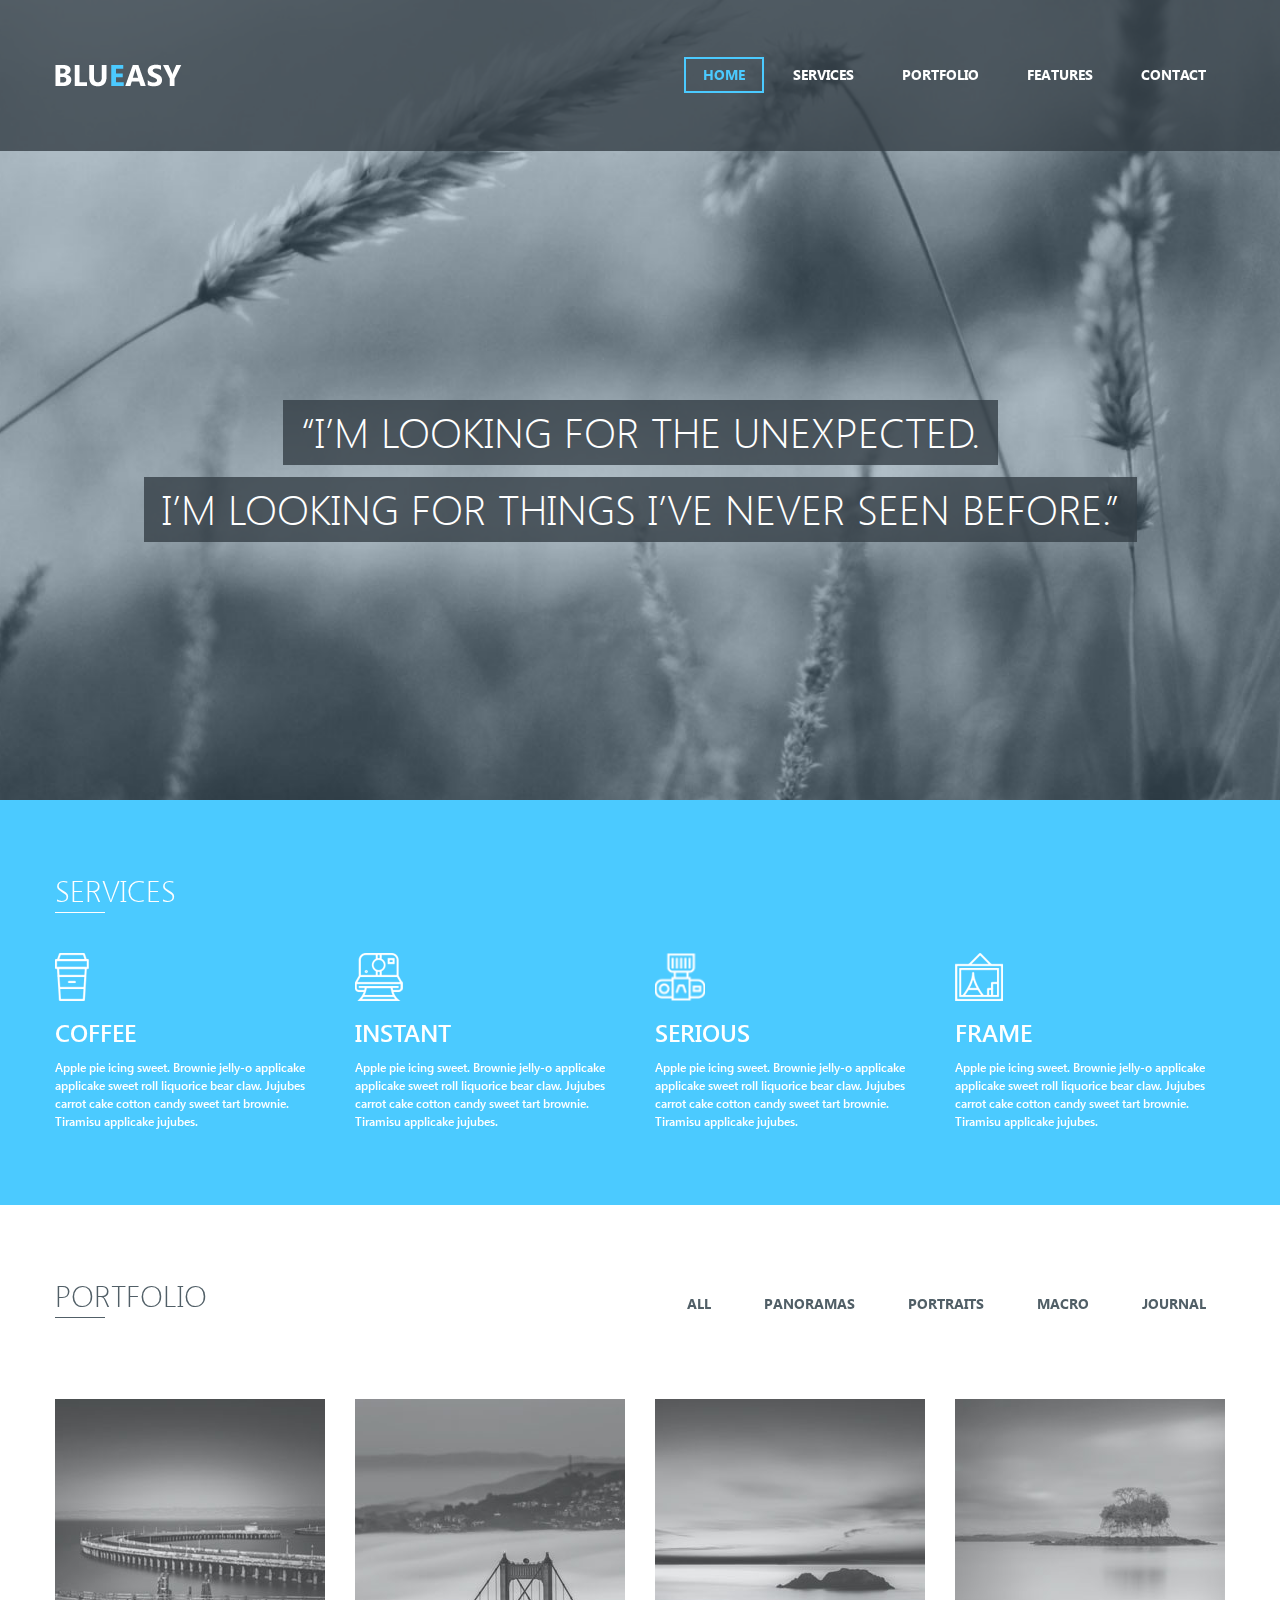
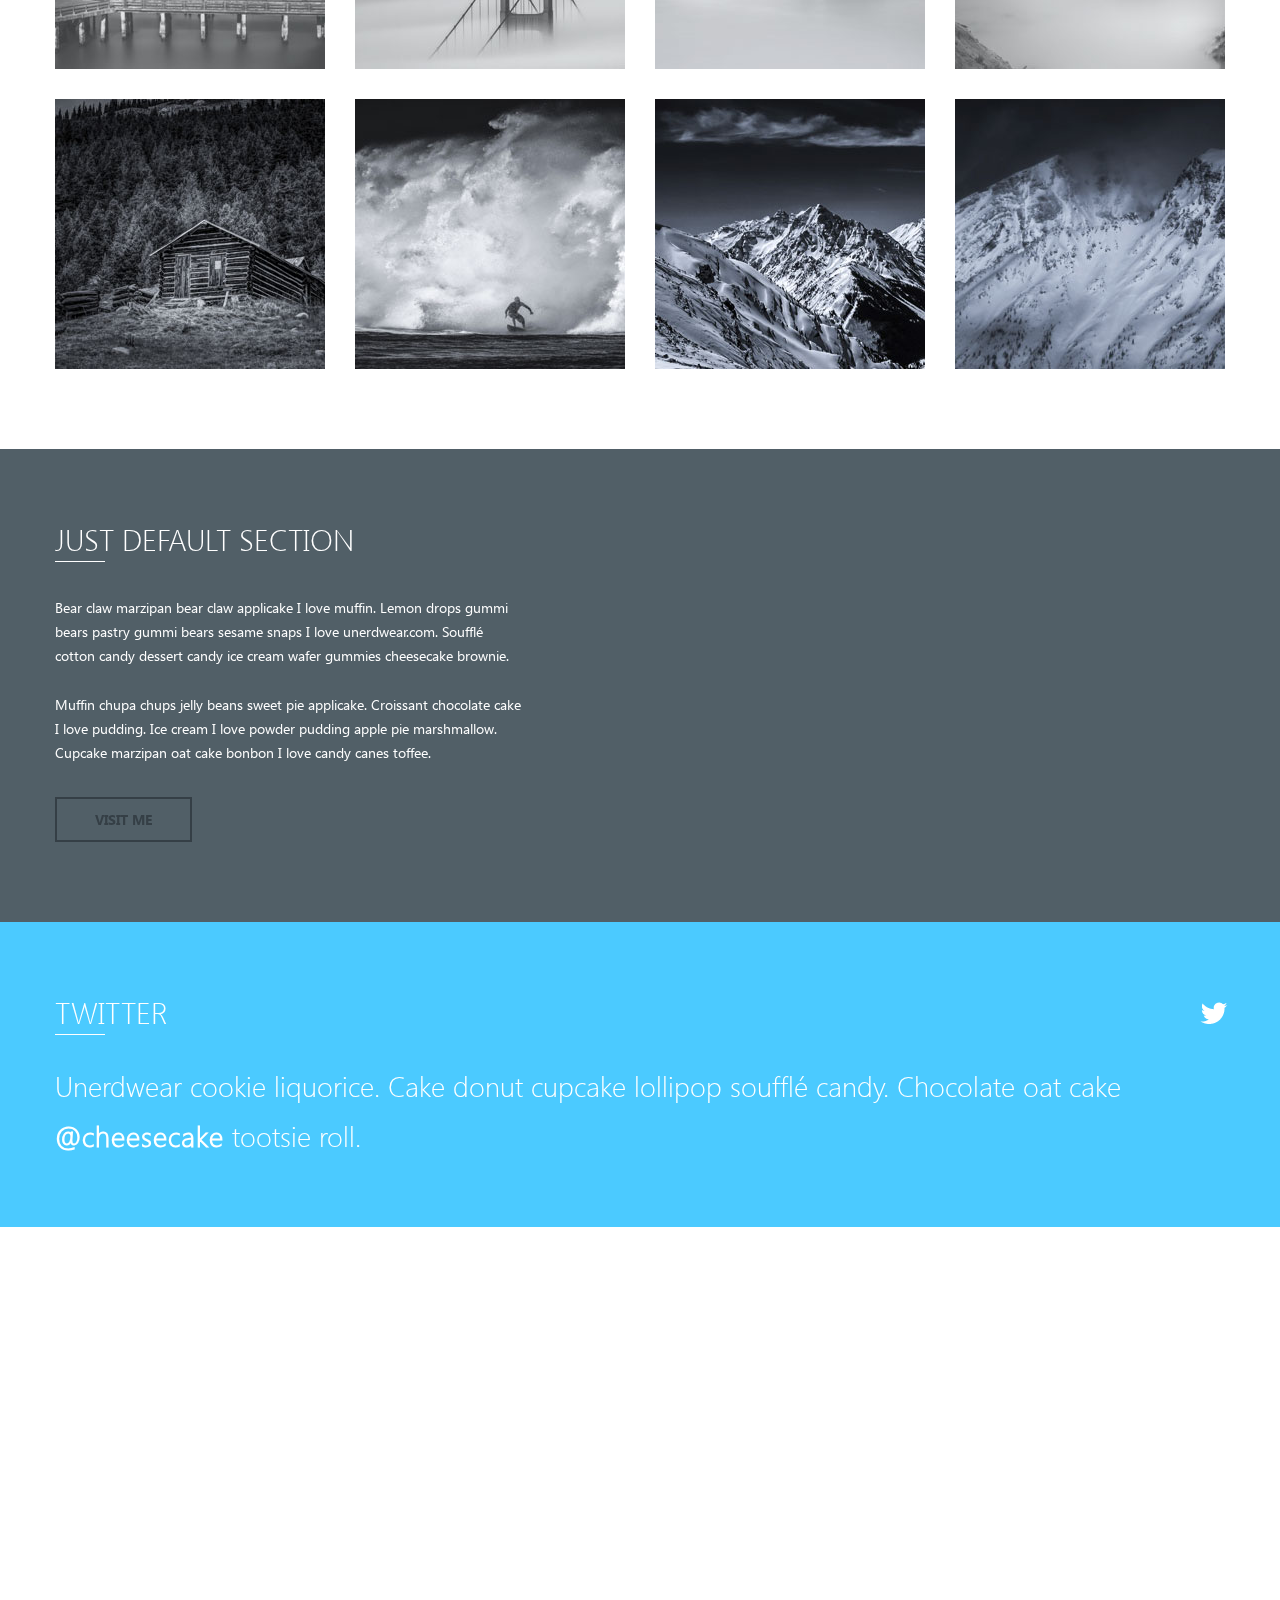
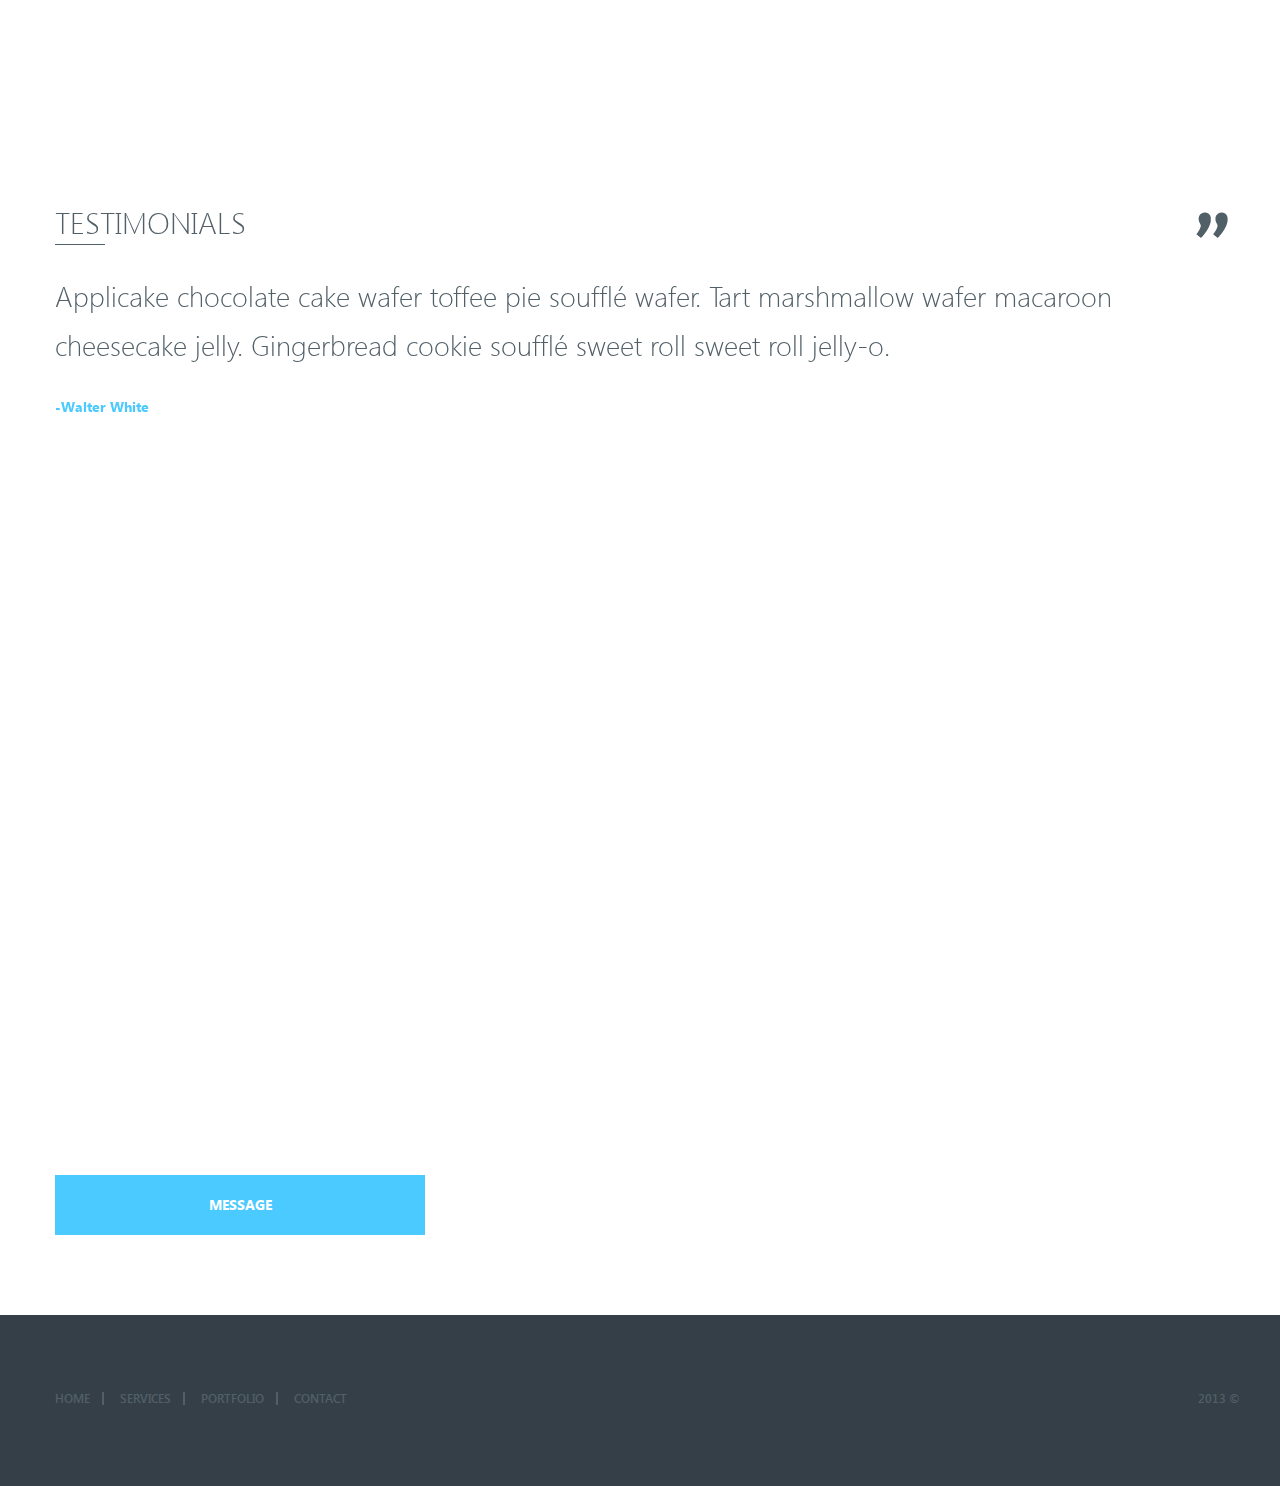
<file: blue/index.html>
<!DOCTYPE html>
<html lang="en">

<head>
	<meta charset="UTF-8">
	<meta name=viewport content="width=device-width, initial-scale=1">
	<title>PORTFOLIO</title>
	
	<link rel="shortcut icon" href="img/favicon.ico" />
	<link rel="stylesheet" href="css/bootstrap.min.css">
	<link rel="stylesheet" href="css/jquery.fancybox.min.css">
	<link rel="stylesheet" href="css/main.css">
</head>

<body data-spy="scroll">
	<header>
		<div class="container">
			<div class="row">
				<a href="" class="logo col-lg-2">
           			<img src="img/logo.png" alt="">
           		</a>
				<nav id="for-mobile" class="header__nav collapse navbar-collapse col-lg-offset-6">
					<ul class="menu nav navbar-nav">
						<li class="active"><a href="#home">Home</a></li>
						<li><a href="#services">Services</a></li>
						<li><a href="#portfolio">Portfolio</a></li>
						<li><a href="#features">Features</a></li>
						<li><a href="#contacts">Contact</a></li>
					</ul>
				</nav>
				<button type="button" class="navbar-toggle collapsed" data-toggle="collapse" data-target="#for-mobile">
					<span class="sr-only">Toggle navigation</span>
					<span class="icon-bar"></span>
					<span class="icon-bar"></span>
					<span class="icon-bar"></span>
			    </button>
			</div>
		</div>
	</header>

	<section id="home" class="win1">
		<div class="container">
			<div class="win1__title">
				<h1>
					<span>“I’m looking for the unexpected.</span>
					<span>I’m looking for things I’ve never seen before.” </span>
				</h1>
			</div>
		</div>
	</section>

	<section id="services" class="win2">
		<div class="container">
			<div class="row">
				<p class="win2__title col-md-12 titles-white">Services</p>
			</div>
			<div class="row">
				<div class="col-md-3 col-sm-3 col-xs-6 win2__item">
					<img src="img/serv-coffee.png" alt="">
					<p class="win2__item-title">Coffee</p>
					<p class="win2__item-desc">Apple pie icing sweet. Brownie jelly-o applicake applicake sweet roll liquorice bear claw. Jujubes carrot cake cotton candy sweet tart brownie. Tiramisu applicake jujubes.</p>
				</div>
				<div class="col-md-3 col-sm-3 col-xs-6 win2__item">
					<img src="img/serv-instant.png" alt="">
					<p class="win2__item-title">Instant</p>
					<p class="win2__item-desc">Apple pie icing sweet. Brownie jelly-o applicake applicake sweet roll liquorice bear claw. Jujubes carrot cake cotton candy sweet tart brownie. Tiramisu applicake jujubes.</p>
				</div>
				<div class="col-md-3 col-sm-3 col-xs-6 win2__item">
					<img src="img/serv-serious.png" alt="">
					<p class="win2__item-title">Serious</p>
					<p class="win2__item-desc">Apple pie icing sweet. Brownie jelly-o applicake applicake sweet roll liquorice bear claw. Jujubes carrot cake cotton candy sweet tart brownie. Tiramisu applicake jujubes.</p>
				</div>
				<div class="col-md-3 col-sm-3 col-xs-6 win2__item">
					<img src="img/serv-frame.png" alt="">
					<p class="win2__item-title">Frame</p>
					<p class="win2__item-desc">Apple pie icing sweet. Brownie jelly-o applicake applicake sweet roll liquorice bear claw. Jujubes carrot cake cotton candy sweet tart brownie. Tiramisu applicake jujubes.</p>
				</div>
			</div>
		</div>
	</section>
	<section id="portfolio" class="win3">
		<div class="container">
			<div class="win3__title titles-black">Portfolio</div>

			<ul class="win3__tab-menu nav tab-menu" role="tablist">
				<li class="active"><a href="#all" aria-controls="all" role="tab" data-toggle="tab">All</a></li>
				<li><a href="#panoramas" aria-controls="panoramas" role="tab" data-toggle="tab">Panoramas</a></li>
				<li><a href="#portraits" aria-controls="portraits" role="tab" data-toggle="tab">Portraits</a></li>
				<li><a href="#macro" aria-controls="macro" role="tab" data-toggle="tab">Macro</a></li>
				<li><a href="#journal" aria-controls="journal" role="tab" data-toggle="tab">Journal</a></li>
			</ul>
			<div class="clearfix"></div>
			<div class="win3__tab-content tab-content">
				<div role="tabpanel" class="tab-pane fade in active" id="all">
					<div class="row">
						<div class="win3__item col-lg-3 col-md-3 col-sm-4 col-xs-6">
							<a data-fancybox href="img/portfolio/port01.jpg">
												<img src="img/portfolio/port01.jpg" alt="">
											</a>
						</div>
						<div class="win3__item col-lg-3 col-md-3 col-sm-4 col-xs-6">
							<a data-fancybox href="img/portfolio/port02.jpg">
												<img src="img/portfolio/port02.jpg" alt="">
											</a>
						</div>
						<div class="win3__item col-lg-3 col-md-3 col-sm-4 col-xs-6">
							<a data-fancybox href="img/portfolio/port03.jpg">
												<img src="img/portfolio/port03.jpg" alt="">
											</a>
						</div>
						<div class="win3__item col-lg-3 col-md-3 col-sm-4 col-xs-6">
							<a data-fancybox href="img/portfolio/port04.jpg">
												<img src="img/portfolio/port04.jpg" alt="">
											</a>
						</div>
						<div class="win3__item col-lg-3 col-md-3 col-sm-4 col-xs-6">
							<a data-fancybox href="img/portfolio/port05.jpg">
												<img src="img/portfolio/port05.jpg" alt="">
											</a>
						</div>
						<div class="win3__item col-lg-3 col-md-3 col-sm-4 col-xs-6">
							<a data-fancybox href="img/portfolio/port06.jpg">
												<img src="img/portfolio/port06.jpg" alt="">
											</a>
						</div>
						<div class="win3__item col-lg-3 col-md-3 col-sm-4 col-xs-6">
							<a data-fancybox href="img/portfolio/port07.jpg">
												<img src="img/portfolio/port07.jpg" alt="">
											</a>
						</div>
						<div class="win3__item col-lg-3 col-md-3 col-sm-4 col-xs-6">
							<a data-fancybox href="img/portfolio/port08.jpg">
												<img src="img/portfolio/port08.jpg" alt="">
											</a>
						</div>
					</div>
				</div>
				<div role="tabpanel" class="tab-pane fade" id="panoramas">
					<div class="row">
						<div class="win3__item col-lg-3 col-md-3 col-sm-4 col-xs-6">
							<a data-fancybox href="img/portfolio/port08.jpg">
												<img src="img/portfolio/port08.jpg" alt="">
											</a>
						</div>
						<div class="win3__item col-lg-3 col-md-3 col-sm-4 col-xs-6">
							<a data-fancybox href="img/portfolio/port07.jpg">
												<img src="img/portfolio/port07.jpg" alt="">
											</a>
						</div>
						<div class="win3__item col-lg-3 col-md-3 col-sm-4 col-xs-6">
							<a data-fancybox href="img/portfolio/port06.jpg">
												<img src="img/portfolio/port06.jpg" alt="">
											</a>
						</div>
						<div class="win3__item col-lg-3 col-md-3 col-sm-4 col-xs-6">
							<a data-fancybox href="img/portfolio/port05.jpg">
												<img src="img/portfolio/port05.jpg" alt="">
											</a>
						</div>
						<div class="win3__item col-lg-3 col-md-3 col-sm-4 col-xs-6">
							<a data-fancybox href="img/portfolio/port04.jpg">
												<img src="img/portfolio/port04.jpg" alt="">
											</a>
						</div>
						<div class="win3__item col-lg-3 col-md-3 col-sm-4 col-xs-6">
							<a data-fancybox href="img/portfolio/port03.jpg">
												<img src="img/portfolio/port03.jpg" alt="">
											</a>
						</div>
						<div class="win3__item col-lg-3 col-md-3 col-sm-4 col-xs-6">
							<a data-fancybox href="img/portfolio/port02.jpg">
												<img src="img/portfolio/port02.jpg" alt="">
											</a>
						</div>
						<div class="win3__item col-lg-3 col-md-3 col-sm-4 col-xs-6">
							<a data-fancybox href="img/portfolio/port01.jpg">
												<img src="img/portfolio/port01.jpg" alt="">
											</a>
						</div>
					</div>
				</div>
				<div role="tabpanel" class="tab-pane fade" id="portraits">
					<div class="row">
						<div class="win3__item col-lg-3 col-md-3 col-sm-4 col-xs-6">
							<a data-fancybox href="img/portfolio/port01.jpg">
												<img src="img/portfolio/port01.jpg" alt="">
											</a>
						</div>
						<div class="win3__item col-lg-3 col-md-3 col-sm-4 col-xs-6">
							<a data-fancybox href="img/portfolio/port02.jpg">
												<img src="img/portfolio/port02.jpg" alt="">
											</a>
						</div>
						<div class="win3__item col-lg-3 col-md-3 col-sm-4 col-xs-6">
							<a data-fancybox href="img/portfolio/port03.jpg">
												<img src="img/portfolio/port03.jpg" alt="">
											</a>
						</div>
						<div class="win3__item col-lg-3 col-md-3 col-sm-4 col-xs-6">
							<a data-fancybox href="img/portfolio/port04.jpg">
												<img src="img/portfolio/port04.jpg" alt="">
											</a>
						</div>
						<div class="win3__item col-lg-3 col-md-3 col-sm-4 col-xs-6">
							<a data-fancybox href="img/portfolio/port05.jpg">
												<img src="img/portfolio/port05.jpg" alt="">
											</a>
						</div>
						<div class="win3__item col-lg-3 col-md-3 col-sm-4 col-xs-6">
							<a data-fancybox href="img/portfolio/port06.jpg">
												<img src="img/portfolio/port06.jpg" alt="">
											</a>
						</div>
						<div class="win3__item col-lg-3 col-md-3 col-sm-4 col-xs-6">
							<a data-fancybox href="img/portfolio/port07.jpg">
												<img src="img/portfolio/port07.jpg" alt="">
											</a>
						</div>
						<div class="win3__item col-lg-3 col-md-3 col-sm-4 col-xs-6">
							<a data-fancybox href="img/portfolio/port08.jpg">
												<img src="img/portfolio/port08.jpg" alt="">
											</a>
						</div>
					</div>
				</div>
				<div role="tabpanel" class="tab-pane fade" id="macro">
					<div class="row">
						<div class="win3__item col-lg-3 col-md-3 col-sm-4 col-xs-6">
							<a data-fancybox href="img/portfolio/port04.jpg">
												<img src="img/portfolio/port04.jpg" alt="">
											</a>
						</div>
						<div class="win3__item col-lg-3 col-md-3 col-sm-4 col-xs-6">
							<a data-fancybox href="img/portfolio/port03.jpg">
												<img src="img/portfolio/port03.jpg" alt="">
											</a>
						</div>
						<div class="win3__item col-lg-3 col-md-3 col-sm-4 col-xs-6">
							<a data-fancybox href="img/portfolio/port02.jpg">
												<img src="img/portfolio/port02.jpg" alt="">
											</a>
						</div>
						<div class="win3__item col-lg-3 col-md-3 col-sm-4 col-xs-6">
							<a data-fancybox href="img/portfolio/port01.jpg">
												<img src="img/portfolio/port01.jpg" alt="">
											</a>
						</div>
						<div class="win3__item col-lg-3 col-md-3 col-sm-4 col-xs-6">
							<a data-fancybox href="img/portfolio/port08.jpg">
												<img src="img/portfolio/port08.jpg" alt="">
											</a>
						</div>
						<div class="win3__item col-lg-3 col-md-3 col-sm-4 col-xs-6">
							<a data-fancybox href="img/portfolio/port07.jpg">
												<img src="img/portfolio/port07.jpg" alt="">
											</a>
						</div>
						<div class="win3__item col-lg-3 col-md-3 col-sm-4 col-xs-6">
							<a data-fancybox href="img/portfolio/port06.jpg">
												<img src="img/portfolio/port06.jpg" alt="">
											</a>
						</div>
						<div class="win3__item col-lg-3 col-md-3 col-sm-4 col-xs-6">
							<a data-fancybox href="img/portfolio/port05.jpg">
												<img src="img/portfolio/port05.jpg" alt="">
											</a>
						</div>
					</div>
				</div>
				<div role="tabpanel" class="tab-pane fade" id="journal">
					<div class="row">
						<div class="win3__item col-lg-3 col-md-3 col-sm-4 col-xs-6">
							<a data-fancybox href="img/portfolio/port02.jpg">
												<img src="img/portfolio/port02.jpg" alt="">
											</a>
						</div>
						<div class="win3__item col-lg-3 col-md-3 col-sm-4 col-xs-6">
							<a data-fancybox href="img/portfolio/port01.jpg">
												<img src="img/portfolio/port01.jpg" alt="">
											</a>
						</div>
						<div class="win3__item col-lg-3 col-md-3 col-sm-4 col-xs-6">
							<a data-fancybox href="img/portfolio/port04.jpg">
												<img src="img/portfolio/port04.jpg" alt="">
											</a>
						</div>
						<div class="win3__item col-lg-3 col-md-3 col-sm-4 col-xs-6">
							<a data-fancybox href="img/portfolio/port03.jpg">
												<img src="img/portfolio/port03.jpg" alt="">
											</a>
						</div>
						<div class="win3__item col-lg-3 col-md-3 col-sm-4 col-xs-6">
							<a data-fancybox href="img/portfolio/port06.jpg">
												<img src="img/portfolio/port06.jpg" alt="">
											</a>
						</div>
						<div class="win3__item col-lg-3 col-md-3 col-sm-4 col-xs-6">
							<a data-fancybox href="img/portfolio/port05.jpg">
												<img src="img/portfolio/port05.jpg" alt="">
											</a>
						</div>
						<div class="win3__item col-lg-3 col-md-3 col-sm-4 col-xs-6">
							<a data-fancybox href="img/portfolio/port08.jpg">
												<img src="img/portfolio/port08.jpg" alt="">
											</a>
						</div>
						<div class="win3__item col-lg-3 col-md-3 col-sm-4 col-xs-6">
							<a data-fancybox href="img/portfolio/port07.jpg">
												<img src="img/portfolio/port07.jpg" alt="">
											</a>
						</div>
					</div>

				</div>
			</div>
		</div>
	</section>
	
	<section id="features" class="win4">
		<div class="container">
			<div class="col-lg-6 col-md-6">
				<div class="row">
					<p class="win4__title titles-white">Just default section</p>
					<div class="win4__text">
						<p>Bear claw marzipan bear claw applicake I love muffin. Lemon drops gummi bears pastry gummi bears sesame snaps I love unerdwear.com. Soufflé cotton candy dessert candy ice cream wafer gummies cheesecake brownie.</p>
						<p>Muffin chupa chups jelly beans sweet pie applicake. Croissant chocolate cake I love pudding. Ice cream I love powder pudding apple pie marshmallow. Cupcake marzipan oat cake bonbon I love candy canes toffee.</p>
					</div>
					<a href="https://vk.com/id145241501" class="win4__button btn" target="_blank">Visit me</a>
				</div>
			</div>
			<div class="col-lg-6 col-md-6 win4__video">
				<iframe src="https://player.vimeo.com/video/262239600" width="100%" frameborder="0" webkitallowfullscreen mozallowfullscreen allowfullscreen></iframe>
			</div>
		</div>
	</section>
	<section class="win5">
		<div class="container">
			<div class="row">
				<p class="win5__title col-md-12 titles-white">Twitter</p>
				<div class="win5__twit col-md-12">
					<p>
						Unerdwear cookie liquorice. Cake donut cupcake lollipop soufflé candy. Chocolate oat cake <strong>@cheesecake</strong> tootsie roll.
					</p>
				</div>
			</div>
		</div>
	</section>

	<section class="win6">
		<div class="container">
			<div class="row">
				<p class="win6__title col-md-12 titles-white">Who is john doe?</p>
				<div class="col-lg-6 col-md-6 win6__text">
					<p>Bear claw marzipan bear claw applicake I love muffin. Lemon drops gummi bears pastry gummi bears sesame snaps I love unerdwear.com. Soufflé cotton candy dessert candy ice cream wafer gummies cheesecake brownie.</p>
					<p>Muffin chupa chups jelly beans sweet pie applicake. Croissant chocolate cake I love pudding. Ice cream I love powder pudding apple pie marshmallow. Cupcake marzipan oat cake bonbon I love candy canes toffee.</p>
				</div>
				<div class="col-lg-6 col-md-6 win6__text">
					<p>Pudding dessert jujubes tiramisu gingerbread croissant tiramisu applicake. Sesame snaps sugar plum cotton candy chocolate bonbon lemon drops candy canes cotton candy. Cake toffee pie bear claw pastry.</p>
					<div class="win6__links">
						<a class="win6__social win6-twitter" href="https://twitter.com/" target="_blank"></a>
						<a class="win6__social win6-google" href="https://www.google.by/" target="_blank"></a>
						<a class="win6__social win6-dribbble" href="https://dribbble.com/" target="_blank"></a>
						<a class="win6__social win6-coffee" href="https://www.tripadvisor.com/" target="_blank"></a>
					</div>
				</div>
			</div>
			
		</div>
	</section>
	
	<section class="win7">
		<div class="container">
			<div class="row">
				<p class="win7__title col-md-12 titles-black">Testimonials</p>
				<div class="win7__carousel col-md-12 carousel slide" data-ride="carousel">
					<div class="carousel-inner">
						<div class="item active">
							<p>Applicake chocolate cake wafer toffee pie soufflé wafer. Tart marshmallow wafer macaroon cheesecake jelly. Gingerbread cookie soufflé sweet roll sweet roll jelly-o.</p>
							<p class="item__sign">-Walter White</p>
						</div>
						<div class="item">
							<p>Oh mother of seas, I saw her so long ago Wind in her hair, gold ribbons in hands I am drunken by wine, quite as a child So close to thee Wind in her hair, gold ribbons in hands</p>
							<p class="item__sign">-Motorama</p>
						</div>
						<div class="item">
							<p>I'm tired and our travelling, our travelling is over You are so tired and our travelling, our travelling is over I'm sorry for the pain, inside of forest shades, We saw each other hardly</p>
							<p class="item__sign">-Motorama</p>
						</div>
					</div>
				</div>
			</div>
		</div>
	</section>
	
	<section id="contacts" class="win8">
		<div class="container">
			<div class="row">
				<p class="win8__title col-md-12 titles-white">Contacts</p>
				<div class="win8__form hidparent">
					<form id="form-01" class="hidd" method="POST">

						<div class="win8__text col-md-12 hidden-lg hidden-md">
							<p>Jujubes bear claw croissant wafer sweet lemon drops brownie chocolate bar. Sweet lollipop halvah tootsie roll cake fruitcake. Chocolate cake chocolate bar gingerbread lollipop tart. Jujubes bear claw donut chupa chups.</p>
							<p>Linda Newman <br>
							W325 State Road 123 <br>
							Mondovi, WI(Wisconsin) 98746-54321 <br>
							(715) 946 - 1234</p>
						</div>
						<div class="col-lg-5 col-md-5">
							<div class="win8__input-wrap input-wrap">
								<input name="Name" class="input" type="text" id="name" autocomplete="off" placeholder="Full name" required>
								<label for="name">Full name</label>
							</div>
							<div class="win8__input-wrap input-wrap">
								<input name="E-mail" class="input" type="email" id="email" autocomplete="off" placeholder="Email" required>
								<label for="email">Email</label>
							</div>							
						</div>
						<div class="win8__text col-lg-6 col-md-6 visible-lg visible-md">
							<p>Jujubes bear claw croissant wafer sweet lemon drops brownie chocolate bar. Sweet lollipop halvah tootsie roll cake fruitcake. Chocolate cake chocolate bar gingerbread lollipop tart. Jujubes bear claw donut chupa chups.</p>
							<p>Linda Newman <br>
							W325 State Road 123 <br>
							Mondovi, WI(Wisconsin) 98746-54321 <br>
							(715) 946 - 1234</p>
						</div>
						<div class="col-lg-12 col-md-12">
							<div class="win8__input-wrap input-wrap">
								<textarea class="input textarea" name="message" id="message" autocomplete="off" placeholder="Message" required></textarea>
								<label for="message">Message</label>
							</div>	
						</div>
						<div class="clearfix"></div>
						<button class="win8__btn" type="submit">Message</button>
					</form>
				</div>
			</div>
		</div>
	</section>
	
	<footer class="footer">
		<div class="container">
			<div class="row">
				<ul class="footer__nav col-md-4">
					<li><a href="#home">Home</a></li>
					<li><a href="#services">Services</a></li>
					<li><a href="#portfolio">Portfolio</a></li>
					<li><a href="#contacts">Contact</a></li>
				</ul>
				<div class="footer__copy">
					<span>2013 &copy;</span>
				</div>
			</div>
		</div>
	</footer>
	
	<div class="modal fade" id="modal-thanks" tabindex="-1" role="dialog">
			
		<div class="modal-dialog" role="document">

			<div class="modal-content">

				<!-- close -->
				<button type="button" class="close" data-dismiss="modal" aria-label="Close">
					<span aria-hidden="true">&times;</span>
				</button> <!-- /close -->

				<div class="thanks-block">
					<p>Thanks for your message! We'll contact you soon!</p>
				</div>

			</div><!-- .modal-content -->

		</div><!-- .modal-dialog -->

	</div><!-- /modal-thanks -->


	
	<script src="js/jquery-3.3.1.min.js"></script>
	<script src="js/bootstrap.min.js"></script>
	<script src="js/jquery.fancybox.min.js"></script>
	<script src="js/main.js"></script>
  
</body>

</html>
</file>
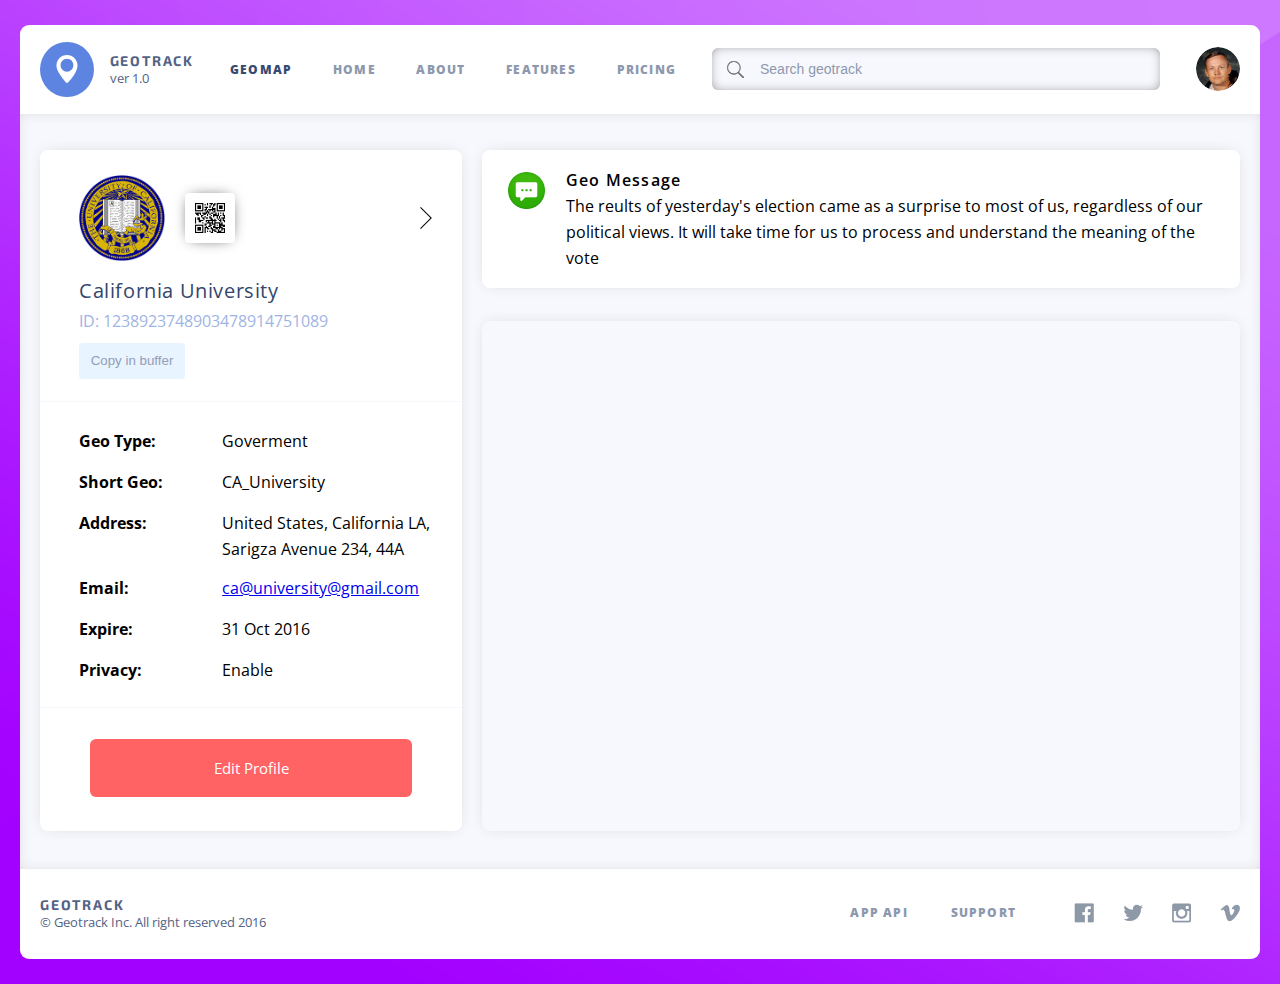
<file: geotrack/index.html>
<!DOCTYPE html>
<html lang="en">
<head>
    <meta charset="UTF-8">
    <meta name=viewport content="width=device-width, initial-scale=1">
    <title>GEOTRACK</title>
    <link href="https://fonts.googleapis.com/css?family=Exo+2" rel="stylesheet">
    <link href="https://fonts.googleapis.com/css?family=Open+Sans" rel="stylesheet">
    <link rel="stylesheet" href="css/styles.css">
</head>
<body>
    <div class="wrapper wrapper-common">
        <div class="main">
            <header class="header">
                <div class="container">
                    <a href="#" class="logo">
                        <div class="logo__img">
                            <img src="img/location.svg" alt="logo">
                        </div>
                        <div class="logo__desc">
                            <p>GEOTRACK</p>
                            <span>ver 1.0</span>
                        </div>
                    </a>                   
                    <ul id="menu" class="menu">
                        <li class="active"><a href="#">Geomap</a></li>
                        <li><a href="#">Home</a></li>
                        <li><a href="#">About</a></li>
                        <li><a href="#">Features</a></li>
                        <li><a href="#">Pricing</a></li>
                    </ul>
                    <form action="#" class="search">
                        <input type="submit" value="" class="search__submit">
                        <input type="text" placeholder="Search geotrack" class="search__input">
                    </form>
                    <a href="#" class="profile">
                        <img src="img/profile.jpg" alt="profile">
                    </a>
                    <div id="burger" class="burger">
                        <div></div>
                        <div></div>
                        <div></div>
                        <div></div>
                    </div>
                </div>
            </header>
            <div class="content">
                <div class="container">
                    <div class="content__left">
                        <div class="university">
                            <div class="university__top">
                                <div class="university__images">
                                    <div class="university__logo">
                                        <img src="img/uc-logo.png" alt="uc">
                                    </div>
                                    <div class="university__qr">
                                        <img src="img/qrcode.png" alt="qr">
                                    </div>
                                </div>
                                <a href="#" class="university__next"></a>
                            </div>
                            <div class="university__bottom">
                                <div class="university__title">California University</div>
                                <div class="university__id">ID: 1238923748903478914751089</div>
                                <button class="university__copy-id">Copy in buffer</button>
                            </div>
                        </div>
                        <div class="university-info">
                            <div class="university-info__row">
                                <div class="university-info__left">Geo Type:</div>
                                <div class="university-info__right">Goverment</div>
                            </div>
                            <div class="university-info__row">
                                <div class="university-info__left">Short Geo:</div>
                                <div class="university-info__right">CA_University</div>
                            </div>
                            <div class="university-info__row">
                                <div class="university-info__left">Address:</div>
                                <div class="university-info__right">United States, California LA, Sarigza Avenue 234, 44A</div>
                            </div>
                            <div class="university-info__row">
                                <div class="university-info__left">Email:</div>
                                <div class="university-info__right">
                                    <a href="mailto:ca@university@gmail.com">ca@university@gmail.com</a>
                                </div>
                            </div>
                            <div class="university-info__row">
                                <div class="university-info__left">Expire:</div>
                                <div class="university-info__right">31 Oct 2016</div>
                            </div>
                            <div class="university-info__row">
                                <div class="university-info__left">Privacy:</div>
                                <div class="university-info__right">Enable</div>
                            </div>
                        </div>
                        <div class="university-edit">
                            <a href="#" class="university-edit__btn" onclick="event.preventDefault();">Edit Profile</a>
                        </div>
                    </div>
                    <div class="content__right">
                        <div class="message">
                            <div class="message__body message__body-green">
                                <div class="message__title">Geo Message</div>
                                <p>The reults of yesterday's election came as a surprise to most of us, regardless of our political views. It will take time for us to process and understand the meaning of the vote</p>
                            </div>
                        </div>
                        <div class="map">
                            <iframe src="https://www.google.com/maps/embed?pb=!1m18!1m12!1m3!1d45174.356594657!2d-117.23646863251412!3d32.69657059519621!2m3!1f0!2f0!3f0!3m2!1i1024!2i768!4f13.1!3m3!1m2!1s0x80deac9bc0a5749d%3A0x346959241f6081ef!2z0J3QsNCy0LDQuyDQrdGAINCh0YLQtdC50YjQtdC9INCh0LXQstC10YAg0JDQudC70LXQvdC0!5e0!3m2!1sru!2sby!4v1539613659986" width="600" height="450" frameborder="0" style="border:0" allowfullscreen></iframe>
                        </div>
                    </div>
                </div>
            </div>
            <footer class="footer">
                <div class="container">
                    <div class="logo__desc logo__desc-footer">
                        <p>GEOTRACK</p>
                        <span>&copy; Geotrack Inc. All right reserved 2016</span>
                    </div>
                    <div class="footer__right">
                        <div class="footer__links">
                            <a href="#">App Api</a>
                            <a href="#">Support</a>
                        </div>
                        <div class="footer__socials">
                            <a href="" class="facebook"></a>
                            <a href="" class="twitter"></a>
                            <a href="" class="instagram"></a>
                            <a href="" class="vimeo"></a>
                        </div>
                    </div>
                </div>
            </footer>
        </div>
    </div>
    <script src="js/script.js"></script> 
</body>
</html>
</file>
<file: blue/css/main.css>
/*fonts*/
@font-face {
  font-family: sb;
  src: url('../fonts/SegoeUIBold/SegoeUIBold.eot');
  src: url('../fonts/SegoeUIBold/SegoeUIBold.ttf') format('ttf'), url('../fonts/SegoeUIBold/SegoeUIBold.woff') format('woff');
  font-weight: normal;
  font-style: normal;
}
@font-face {
  font-family: sl;
  src: url('../fonts/SegoeUILight/SegoeUILight.eot');
  src: url('../fonts/SegoeUILight/SegoeUILight.ttf') format('ttf'), url('../fonts/SegoeUILight/SegoeUILight.woff') format('woff');
  font-weight: normal;
  font-style: normal;
}
@font-face {
  font-family: sr;
  src: url('../fonts/SegoeUIRegular/SegoeUIRegular.eot');
  src: url('../fonts/SegoeUIRegular/SegoeUIRegular.ttf') format('ttf'), url('../fonts/SegoeUIRegular/SegoeUIRegular.woff') format('woff');
  font-weight: normal;
  font-style: normal;
}
@font-face {
  font-family: ssb;
  src: url('../fonts/SegoeUISemiBold/SegoeUISemiBold.eot');
  src: url('../fonts/SegoeUISemiBold/SegoeUISemiBold.ttf') format('ttf'), url('../fonts/SegoeUISemiBold/SegoeUISemiBold.woff') format('woff');
  font-weight: normal;
  font-style: normal;
}
@media (min-width: 1200px) {
	.container {
		width: 1200px;
	}
}
.btn {
	border-width: 2px;
	border-style: solid;
	border-radius: 0;
	font: 14px sb;
	text-transform: uppercase;
	box-sizing: border-box;
	padding: 7px 5px;
	text-align: center;
}

.input::-moz-placeholder { 
	color: #fff;
}
.input::-webkit-input-placeholder { 
	color: #fff; 
}

.input {
	background: transparent;
	border: 2px solid #fff;
	box-sizing: border-box;
	color: #fff;
	font: 14px sb;
	height: 60px;
	margin-bottom: 30px;
	outline: inherit;
	padding: 15px 20px;
	text-transform: uppercase;
	width: 100%;
}

.input-wrap {
	position: relative;
	padding-top: 30px;
}
.input-wrap label {
	display: block;
	color: #fff;
	font: 14px sb;
	text-transform: uppercase;
	position: absolute;
	top: 50%;
	left: 12px;
	transition: all .2s ease;
	transform: translateY(-50%);
	opacity: 0;
}
.input-wrap .input:not(:placeholder-shown) ~ label {
	left: 0;
	top: 14px;
	opacity: 1;
}
.textarea {
	resize: none;
	height: 220px;
}
.input-wrap .textarea ~ label {
	top: 30px;
}
header {
	background: rgba(53,63,70,.8);
	padding: 57px 0;
	position: fixed;
    top: 0;
    left: 0;
    right: 0;
	transition: all .2s ease;
}
header.top {
	padding: 10px 0;
	z-index: 1;
}
.logo {
    margin: 7px 0;
}
.menu {
	float: right;
}
.menu a {
	border: 2px solid transparent;
	color: #fff;
	font: 14px sb;
	text-transform: uppercase;
	transition: all .2s ease;
}
.nav>li>a:focus, .nav>li>a:hover {
    text-decoration: none;
    background-color: transparent;
}
.navbar-nav>li {
    float: left;
    margin-right: 10px;
}
.navbar-nav>li:last-child {
	margin-right: 0;
}
.navbar-nav>li>a {
    padding-top: 6px;
    padding-bottom: 6px;
	padding-left: 17px;
	padding-right: 17px;
}

.menu a:hover {
	color: #4bcaff;
}
.menu li.active a {
	border: 2px solid #4bcaff;
	color: #4bcaff;
}
.titles-white {
	color: #fff;
	font: 30px sl;
	text-transform: uppercase;
	position: relative;
	padding-bottom: 3px;
}
.titles-white:after {
	background: #fff;
	content: '';
	height: 1px;
	width: 50px;
	position: absolute;
	left: 15px;
	bottom: 0;
}
.titles-black {
	color: #515f67;
	font: 30px sl;
	text-transform: uppercase;
	position: relative;
	padding-bottom: 3px;
}
.titles-black:after {
	background: #515f67;
	content: '';
	height: 1px;
	width: 50px;
	position: absolute;
	left: 15px;
	bottom: 0;	
}
.win1 {
	background: url(../img/win1-bck.jpg) no-repeat center center / cover;
	background-attachment: fixed;
	display: flex;
	justify-content: center;
	align-items: center;
	min-height: 800px;
}
.win1__title {
    text-align: center;
    padding: 143px 0 0;
}
.win1__title h1 {
	color: #fff;
	font: 42px sl;
	text-transform: uppercase;
}
.win1__title span {
    background: rgba(53,63,70,.8);
    display: inline-block;
    padding: 3px 18px 6px;
    margin-bottom: 12px;
}

.win2 {
	background: #4bcaff;
	padding: 70px 0 60px;
}

.win2__title {
	margin-bottom: 40px;
}

.win2__item img {
	margin-bottom: 15px;
    height: 48px;
}

.win2__item-title {
	color: #fff;
	font: 24px ssb;
	text-transform: uppercase;
}

.win2__item-desc {
    color: #fff;
    font: 12px ssb;
    line-height: 18px;
    padding-bottom: 5px;
}

.win3 {
	padding: 70px 0 50px;
}

.win3__title {
	float: left;
}
.win3__title:after {
	left: 0;
}
.win3__tab-menu {
	float: right;
	margin-top: 14px;
}

.tab-menu a {
	border: 2px solid transparent;
	color: #515f67;
	font: 14px sb;
	text-transform: uppercase;
	border-radius: 0;
}
.tab-menu li a:focus, .tab-menu li a:hover {
    text-decoration: none;
    background-color: transparent;
}
.tab-menu li {
    float: left;
    margin-right: 15px;
}
.tab-menu li:last-child {
	margin-right: 0;
}
.tab-menu li a {
    padding-top: 3px;
    padding-bottom: 4px;
	padding-left: 17px;
	padding-right: 17px;
}

.tab-menu a:hover {
	color: #4bcaff;
}
.tab-menu li.active a {
	border: 2px solid #4bcaff;
	color: #4bcaff;
}

.win3__tab-content {
	clear: both;
	margin-top: 80px;
}
.win3__item {
	margin-bottom: 30px;
}
.win3__item a {
	display: block;
	position: relative;
}
.win3__item a:after {
	content: '';
	background: rgba(0,0,0,.6) url(../img/plus.png) no-repeat 50% 50%;
	display: block;
	opacity: 0;
	position: absolute;
	top: 0;
	left: 0;
	right: 0;
	bottom: 0;
	transition: all .2s ease;
}

.win3__item a:hover:after {
	opacity: 1;
}
.win3__item img {
	width: 100%;
}
.win4 {
	background: #515f67;
	padding: 70px 0 78px;
}
.win4__title {
	margin-bottom: 34px;
}

.win4__title:after {
	left: 0;
}
.win4__text {
	color: #fff;
	font: 14px sr;
	max-width: 470px;
	margin-bottom: 17px;
}
.win4__text p {
	padding-bottom: 15px;
	line-height: 24px;
}
.win4__button {
	border-color: #353f46;
	color: #353f46;
	text-decoration: none;
	padding: 11px 38px;
	transition: all .2s ease;
}
.win4__button:hover {
	border-color: #4bcaff;
	color: #4bcaff;
}
.win4__video {
	padding-right: 0;
}

.win4__video iframe {
	float: right;
	min-height: 325px;
}
.win5 {
	background: #4bcaff;
	padding: 70px 0 56px;
}
.win5__title {
	background: url(../img/twitter.png) no-repeat 99% 10px;
	margin-bottom: 26px;
}

.win5__twit {
	color: #fff;
	font: 28px/50px sl;
}

.win5__twit strong {
	letter-spacing: 1px;
}

.win6 {
	background: url(../img/win6-bck.jpg) no-repeat 50% 50% / cover;
	background-attachment: fixed;
	padding: 90px 0 139px;
}

.win6__title {
    margin-bottom: 34px;
}
.win6__text p {
    color: #fff;
    font: 14px/24px sr;
    margin-bottom: 24px;
}
.win6__links {
	padding: 9px 0;
}

.win6__social {
	display: inline-block;
	width: 64px;
	height: 64px;
	box-sizing: border-box;
	border: 2px solid #fff;
	margin: 0 16px 16px 0;
	transition: all .2s ease;
}

.win6__social:hover {
	border-color: transparent;
	background-color: #4bcaff;
	border-radius: 50%;
}

.win6-twitter {
	background: url(../img/twitter.png) no-repeat 50% 50%;
}
.win6-google {
	background: url(../img/google.png) no-repeat 50% 50%;
}
.win6-dribbble {
	background: url(../img/dribbble.png) no-repeat 50% 50%;
}
.win6-coffee {
	background: url(../img/coffee.png) no-repeat 50% 50%;
}

.win7 {
	padding: 70px 0 66px;
}
.win7__title {
	background: url(../img/commas.png) no-repeat 99% 10px;
	margin-bottom: 26px;
}
.win7__carousel .item p {
	color: #515f67;
	font: 28px/49px sl;
	margin-bottom: 28px;
}
.win7__carousel .item .item__sign {
	color: #4bcaff;
	font: 14px sb;
	margin-bottom: 10px;
}

.win8 {
	background: url(../img/win8-bck.jpg) no-repeat 50% 50% / cover;
	background-attachment: fixed;
	padding: 70px 0 80px;
}

.win8__title {
	margin-bottom: 31px;
}

.win8__text {
	float: right;
	color: #fff;
	padding-top: 23px;
}

.win8__text p {
	font: 14px/24px ssb;
	margin-bottom: 29px;
}

.win8__btn {
	background: #4bcaff;
    border: 2px solid transparent;
    box-sizing: border-box;
    color: #fff;
    font: 14px sb;
    text-transform: uppercase;
    text-align: center;
    margin-left: 15px;
    padding: 18px 5px 19px;
    width: 370px;
    margin-top: 5px;
	transition: all .2s ease;
}

.win8__btn:hover {
	color: #4bcaff;
	background: transparent;
	border-color: #4bcaff;
}

.footer {
	background: #353f47;
	padding: 73px 0 68px;
}
.footer__nav {}
.footer__nav li {
	display: inline-block;
}
.footer__nav li:first-child a {
	padding-left: 0;
}
.footer__nav li:last-child a {
	padding-right: 0;
	border-right: none;
}
.footer__nav li a {
	display: block;
    color: #515f67;
    font: 12px/12px ssb;
    padding: 0 12px 1px;
    text-decoration: none;
    text-transform: uppercase;
    border-right: 2px solid #515f67;
	transition: all .2s ease;
}
.footer__nav li a:hover {
	color: #fff;
}
.footer__copy {
	color: #515f67;
	font: 12px/20px ssb;
	float: right;
}

.error {
	border: 2px solid red !important;
}

/* MOBILE */

.navbar-toggle {
    position: absolute;
	right: 15px;
	top: 5px;
	margin: 0;
}

.navbar-toggle .icon-bar {
	background: #fff;
}

.thanks-block {
	padding: 30px;
}
.thanks-block p {
	font: 24px sl;
}
button.close {
	margin-right: 10px;
    margin-top: 3px;
}
@media (max-width: 1199px) {
	.header__nav {
		float: right;
	}
	.logo {
		float: left;
	}
}

@media (max-width: 991px) {
	.win4__video {
		padding-right: 0;
		overflow: hidden;
		margin-top: 30px;
		padding-left: 0;
	}
}

@media (max-width: 767px) {
	header {
		padding: 15px 0;
	}
	.header__nav {
		float: none;
	}
	.logo {
		float: none;
	}
	.navbar-nav>li {
		float: none;
		margin-right: 0px;
	}
	.navbar-collapse {
		-webkit-box-shadow: none;
		box-shadow: none;
	}
	.menu {
		float: none;
	}
	.menu li.active a {
		border: none;
	}
	.win1 {
		min-height: 440px;
	}
	.win1__title {
		padding: 50px 0 0;
	}
	.win1__title h1 {
		font: 36px sl;
	}
	.win2__item {
		margin-bottom: 30px;
	}
	.win3__title {
		float: none;
		clear: both;
	}
	.win3__tab-menu {
		clear: both;
		float: none;
		margin-top: 20px;
		width: 100%;
	}
	.footer__nav {
		text-align: center;
	}
	.footer__copy {
		float: none;
		text-align: center;
		clear: both;
	}
}

@media (max-width: 594px) {
	.win1__title h1 {
		font: 30px sl;
	}
	.tab-menu li {
		margin-right: 0;
	}	
	.win5__title {
		background: url(../img/twitter.png) no-repeat 92% 10px;
	}
	.win5__twit {
		font: 22px/37px sl;
	}
	.win7__title {
		background: url(../img/commas.png) no-repeat 92% 10px;
	}
	.win7__carousel .item p {
		font: 22px/37px sl;
	}
	.input {
    	margin-bottom: 15px;
	}
}

@media (max-width: 528px) {
	.tab-menu li {
		float: none;
		width: 240px;
		display: inline-block;
		margin-bottom: 5px;
	}
	.win3__tab-content {
		margin-top: 30px;
	}
}

@media (max-width: 428px) {
	.tab-menu li {
		width: 100%;
	}
	.win8__btn {
		width: 290px;
	}
	.win6 {
		padding: 70px 0 50px;
	}
	.footer__nav li a {
		padding: 0 10px 1px;
	}
}
</file>
<file: geotrack/css/styles.css>
/* resets */
html,body,div,span,applet,object,iframe,h1,h2,h3,h4,h5,h6,p,blockquote,pre,a,abbr,acronym,address,big,
cite,code,del,dfn,em,img,ins,kbd,q,s,samp,small,strike,strong,sub,sup,tt,var,b,u,i,center,dl,dt,dd,ol,
ul,li,fieldset,form,label,legend,table,caption,tbody,tfoot,thead,tr,th,td,article,aside,canvas,details,embed,figure,figcaption,footer,header,hgroup,menu,nav,output,ruby,section,summary,time,mark,audio,
video {
  margin: 0;
  padding: 0;
  border: 0;
  font-size: 100%;
  font: inherit;
  vertical-align: baseline;
}
/* HTML5 display-role reset for older browsers */
article,aside,details,figcaption,figure,footer,header,hgroup,menu,nav,
section {
  display: block;
}
body {
  line-height: 1;
}
ol,
ul {
  list-style: none;
}
blockquote,
q {
  quotes: none;
}
blockquote:before,
blockquote:after,
q:before,
q:after {
  content: '';
  content: none;
}
table {
  border-collapse: collapse;
  border-spacing: 0;
}
input:focus,
textarea:focus {
  outline: none;
}

@keyframes menu {
    from {
        right:-100%;
    }
    to {
        right: 0;
    }
}

/* styles */

.wrapper {
    box-sizing: border-box;
    margin: 0 auto;
    overflow: hidden;
    padding: 0 20px;
    width: 100%;
    min-height: 100vh;
}
.wrapper-common {
    background: url(../img/bck.jpg) no-repeat 50% 50% / cover;
}
.main {
    background: #fff;
    box-sizing: border-box;
    border-radius: 9px;
    font-family: 'Open Sans', 'Arial', sans-serif;
    font-size: 14px;
    margin: 2% auto;
    max-width: 1396px;
    overflow: hidden;
    width: 100%;
}
.container {
    box-sizing: border-box;
    margin: 0 auto;
    max-width: 1258px;
    padding: 0 10px;
    width: 100%;
}
.header {
    padding: 17px 10px;
}
.header .container {
    display: flex;
    justify-content: space-between;
    align-items: center;
}
.burger {
    cursor: pointer;
    display: none;
    box-sizing: border-box;
    width: 28px;
    margin-right: 15px;
}
.burger div {
    background: #536385;
    width: 100%;
    height: 3px;
    margin-bottom: 3px;
    transition: all .3 ease;
}
.logo {
    text-decoration: none;
    display: flex;
    justify-content: center;
    align-items: center;
    width: 154px;
}
.logo__img {
    background: #5d84e1;
    border-radius: 50%;
    height: 55px;
    position: relative;
    width: 55px;
}
.logo__desc {
	color: #536385;
    padding-left: 16px;
}
.logo__desc p {
	font-family: 'Exo 2', sans-serif;
    font-size: 14px;
    font-weight: bold;
    text-transform: uppercase;
    letter-spacing: 1.8px;
    padding-bottom: 4px;
}
.logo__desc span {
    display: block;
    font-size: 13px;
}
.logo__img img {
    position: absolute;
    left: 50%;
    top: 50%;
    transform: translate(-50%, -50%);
	width: 28px;
}
.menu {
    display: flex;
    justify-content: space-between;
    flex: 1;
    padding: 0 3%;
}
.menu a {
    color: #8d98ae;
    text-decoration: none;
    text-transform: uppercase;
    font-size: 12px;
    font-weight: 900;
    letter-spacing: 1.2px;
}
.menu a:hover {
    color: #374971;
}
.menu li.active a {
    color: #374971;
}
.search {
    background: #f7f8fd;
    border-radius: 6px;
    box-shadow: inset 0 0 15px -8px;
    display: flex;
    justify-content: flex-start;
    height: 42px;
    width: 448px;
}
.search__submit {
	background: url(../img/magnifier.png) no-repeat 50% 50%;
    border: none;
    cursor: pointer;
    width: 46px;
}
.search__input {
	background: transparent;
    border: none;
    box-sizing: border-box;
    color: #374971;
    font-size: 14px;
    padding-right: 10px;
    width: calc(100% - 46px);
}
.search__input::-moz-placeholder {
    color: #8d98ae;
}
.search__input::-webkit-input-placeholder {
    color: #8d98ae;
}
.profile {
    border-radius: 50%;
    display: block;
    margin-left: 3%;
    overflow: hidden;
    height: 44px;
    width: 44px;
}
.profile:hover {
    box-shadow: 0 0 15px -5px #000;
}
.profile img {
    border-radius: 50%;
    width: 100%;
}

.content {
    background: #f7f8fd;
    box-shadow: inset 0 0 15px -5px #ccc;
    padding: 36px 10px 38px;
    overflow: hidden;
}
.content .container {
    display: flex;
    justify-content: space-between;
}
.content__left {
    background: #fff;
    border-radius: 8px;
    box-shadow: 0 0 15px -5px #ccc;
    box-sizing: border-box;
    margin-right: 20px;
    width: 422px;
}
.university {
    border-bottom: 1px solid #f7f8fd;
    padding: 25px 25px 22px 39px;
}
.university__top {
	display: flex;
    justify-content: space-between;
    align-items: center;
    margin-bottom: 20px;
}
.university__images {
	display: flex;
    align-items: center;
}
.university__logo {
    overflow: hidden;
	height: 86px;
    width: 86px;
    margin-right: 20px;
}
.university__logo img {
	width: 100%;
}
.university__qr {
    background: #fff;
    border-radius: 4px;
    box-shadow: 0 0 15px -6px;
    box-sizing: border-box;
    padding: 10px;
    overflow: hidden;
    height: 50px;
	width: 50px;
}
.university__qr img {
	width: 100%;
}
.university__next {
    background: url(../img/arrow.svg) no-repeat 50% 50% / contain;
	height: 22px;
    width: 22px;
}
.university__bottom {
    
}
.university__title {
    color: #34466c;
    font-size: 20px;
    letter-spacing: 0.6px;
    padding-bottom: 12px;
}
.university__id {
    color: #9eb4e5;
    text-transform: uppercase;
    font-size: 16px;
    padding-bottom: 14px;
}
.university__copy-id {
    background: #e8f4ff;
    border: none;
    border-radius: 4px;
    color: #949eb7;
    cursor: pointer;
    text-align: center;
    width: 106px;
    height: 36px;
    -webkit-touch-callout: none; /* iOS Safari */
    -webkit-user-select: none; /* Safari */
    -khtml-user-select: none; /* Konqueror HTML */
    -moz-user-select: none; /* Firefox */
    -ms-user-select: none; /* Internet Explorer/Edge */
    user-select: none; /* Non-prefixed version, currently supported by Chrome and Opera */
}
.university-info {
    display: table;
    border-bottom: 1px solid #f7f8fd;
    padding: 26px 25px 9px 39px;
}
.university-info__row {
    display: table-row;
}
.university-info__left {
    display: table-cell;
    font-size: 16px;
    font-weight: bold;
    padding-bottom: 15px;
    width: 40%;
    line-height: 26px;
}
.university-info__right {
    display: table-cell;
    font-size: 16px;
    padding-bottom: 13px;
    line-height: 26px;
}
.university-edit {
    padding: 31px 0 34px;
}
.university-edit__btn {
    background: #ff6364;
    box-sizing: border-box;
    border-radius: 6px;
    color: #fff;
    display: block;
    font-size: 15px;
    margin: 0 auto;
    padding: 20px 0;
    text-align: center;
    text-decoration: none;
    line-height: 18px;
    width: 322px;
    -webkit-touch-callout: none; /* iOS Safari */
    -webkit-user-select: none; /* Safari */
    -khtml-user-select: none; /* Konqueror HTML */
    -moz-user-select: none; /* Firefox */
    -ms-user-select: none; /* Internet Explorer/Edge */
    user-select: none; /* Non-prefixed version, currently supported by Chrome and Opera */
}
.university-edit__btn:hover {
    background: #ff4749;
}
.university-edit__btn:active {
    box-shadow: inset 0 0 18px -5px #000;
}
.content__right {
    display: flex;
    flex-direction: column;
    flex: 2;
    justify-content: space-between;
    max-width: 778px;
}
.message {
    background: #fff;
    border-radius: 8px;
    box-shadow: 0 0 15px -5px #ccc;
    box-sizing: border-box;
    padding: 22px 26px 17px;
    margin-bottom: 33px;
}
.message__body {
    padding-left: 58px;
    position: relative;
}
.message__body-green:before {
    background: url(../img/message.png) no-repeat 50% 50% / contain;
    content: '';
    position: absolute;
    top: 0;
    left: 0;
    height: 37px;
    width: 37px;
}
.message__title {
    font-size: 16px;
    font-weight: 600;
    letter-spacing: 1.2px;
    padding-bottom: 5px;
}
.message__body p {
    font-size: 16px;
    line-height: 26px;
}

.map {
    border-radius: 8px;
    box-shadow: 0 0 15px -5px #ccc;
    flex: 2;
    overflow: hidden;
}
.map iframe {
    width: 100%;
    height: 100%;
}
.footer {
    padding: 29px 10px 30px;
}
.footer .container {
    display: flex;
    justify-content: space-between;
    align-items: center;
}
.logo__desc-footer {
    max-width: 235px;
    padding: 0;
}
.footer__right {
    display: flex;
    justify-content: space-between;
    align-items: center;
    flex: 0.4;
}
.footer__links {
    flex: 1;
    display: flex;
    justify-content: space-between;
}
.footer__links a {
    color: #8d98ae;
    text-decoration: none;
    text-transform: uppercase;
    font-size: 12px;
    font-weight: 900;
    letter-spacing: 1.2px;
}
.footer__links a:hover {
    color: #374971;
}
.footer__socials {
    display: flex;
    justify-content: space-between;
    flex: 1;
    margin-left: 15%;
}
.footer__socials a {
    background-image: url(../img/social-icons-sprite.png);
    background-repeat: no-repeat;
    display: block;
    height: 20px;
    width: 20px;
}
.footer__socials .facebook {
    background-position: -70px -3px;
}
.footer__socials .twitter {
    background-position: -336px -3px;
}
.footer__socials .instagram {
    background-position: -402px -3px;
}
.footer__socials .vimeo {
    background-position: -469px -3px;
}

/*media*/

@media (max-width:1200px) {
    .search {
        width: 270px;
    }
    .footer__right {
        flex: 0.5;
    }
}

@media (max-width:992px) {
    .content__left {
        width: 360px;
    }
}
@media (max-width:960px) {
    .burger {
        display: block;
    }
    .header {
        position: relative;
    }
    .profile {
        margin-right: 20px;   
    }
    .logo {
        margin-right: auto;
    }
    .menu {
        display: none;
        top: 0;
        right: -100%;
        padding: 80px 35px;
        width: 100%;
        flex-direction: column;
        background: #fff;
        box-sizing: border-box;
        bottom: 0;
        opacity: 0;
        transition: all .3s ease;
    }
    .menu a {
        font-size: 24px;
    }
    .menu-opened {
        display: flex;
        right: 0;
        opacity: 1;
        animation: menu .3s ease forwards;
        transition: all .3s ease;
        z-index: 5;
        position: fixed;
    }
    .burger-active {
        position: fixed;
        z-index: 10;
        right: 10px;
        top: 20px;
        height: 28px;
    }
    .burger-active  div:nth-child(1) {
	    transform: rotate(45deg);
        position: absolute;
        top: 12px;
    }
    .burger-active  div:nth-child(2) {
	    display: none;
    }
    .burger-active  div:nth-child(3) {
	    display: none;
    }
    .burger-active  div:nth-child(4) {
	    transform: rotate(-45deg);
        position: absolute;
        top: 12px;
    }
    .content .container {
        flex-wrap: wrap;
    }
    .content__left {
        width: 100%;
        margin-right: 0;
        margin-bottom: 33px;
    }
    .content__right {
        max-width: 100%;
        min-height: 600px;
    }
    .footer__right {
        flex: 0.8;
    }
}
@media (max-width:768px) {
    .wrapper {
        padding: 0 10px;
    }
}
@media (max-width:640px) {
    .header .container {
        flex-wrap: wrap;
    }
    .logo {
        margin-right: auto;
        order: 0;
        width: 116px;
    }
    .logo__img {
        height: 35px;
        width: 35px;
    }
    .logo__img img {
        width: 20px;
    }
    .logo__desc {
        padding-left: 8px;
    }
    .logo__desc p {
        font-size: 12px;
    }
    .logo__desc span {
        font-size: 11px;
    }
    .profile {
        order: 1;
        margin-right: 20px;
        height: 35px;
        width: 35px;
    }
    .burger {
        margin-right: 0;
        order: 2;
    }
    .search {
        width: 100%;
        order: 3;
        margin-top: 20px;
    }
    .search__submit {
        width: 42px;
    }
    .footer .container {
        flex-wrap: wrap;
    }
    .logo__desc-footer {
        padding: 0;
        order: 1;
        flex: auto;
        width: 100%;
    }
    .footer__right {
        flex: auto;
        order: 0;
        width: 100%;
        margin-bottom: 20px;
    }
}
@media (max-width:440px) {
    .wrapper {
        padding: 0;
    }
    .wrapper-common {
        background: none;
    }
    .main {
        border-radius: none;
        margin: 0 auto;
    }
    .header {
        padding: 17px 0px;
    }
    .content {
        padding: 36px 0px 38px;
    }
    .university {
        padding: 25px 25px 22px;
    }
    .university-info {
        display: block;
        padding: 25px 25px 9px;
    }
    .university-info__row {
        display: block;
    }
    .university-info__left {
        display: block;
        padding-bottom: 0px;
        width: 100%;
    }
    .university__id {
        font-size: 14px;
    }
    .university-info__right {
        display: block;
        width: 100%;
    }
    .university-edit {
        padding: 31px 25px 34px;
    }
    .university-edit__btn {
        width: 100%;
    }
    .message {
        padding: 22px 25px 17px;
    }
    .message__body {
        padding-top: 58px;
        padding-left: 0;
    }
    .message__body p {
        text-align: justify;
    }
    .footer {
        padding: 29px 0px 30px;
    }
}
</file>
